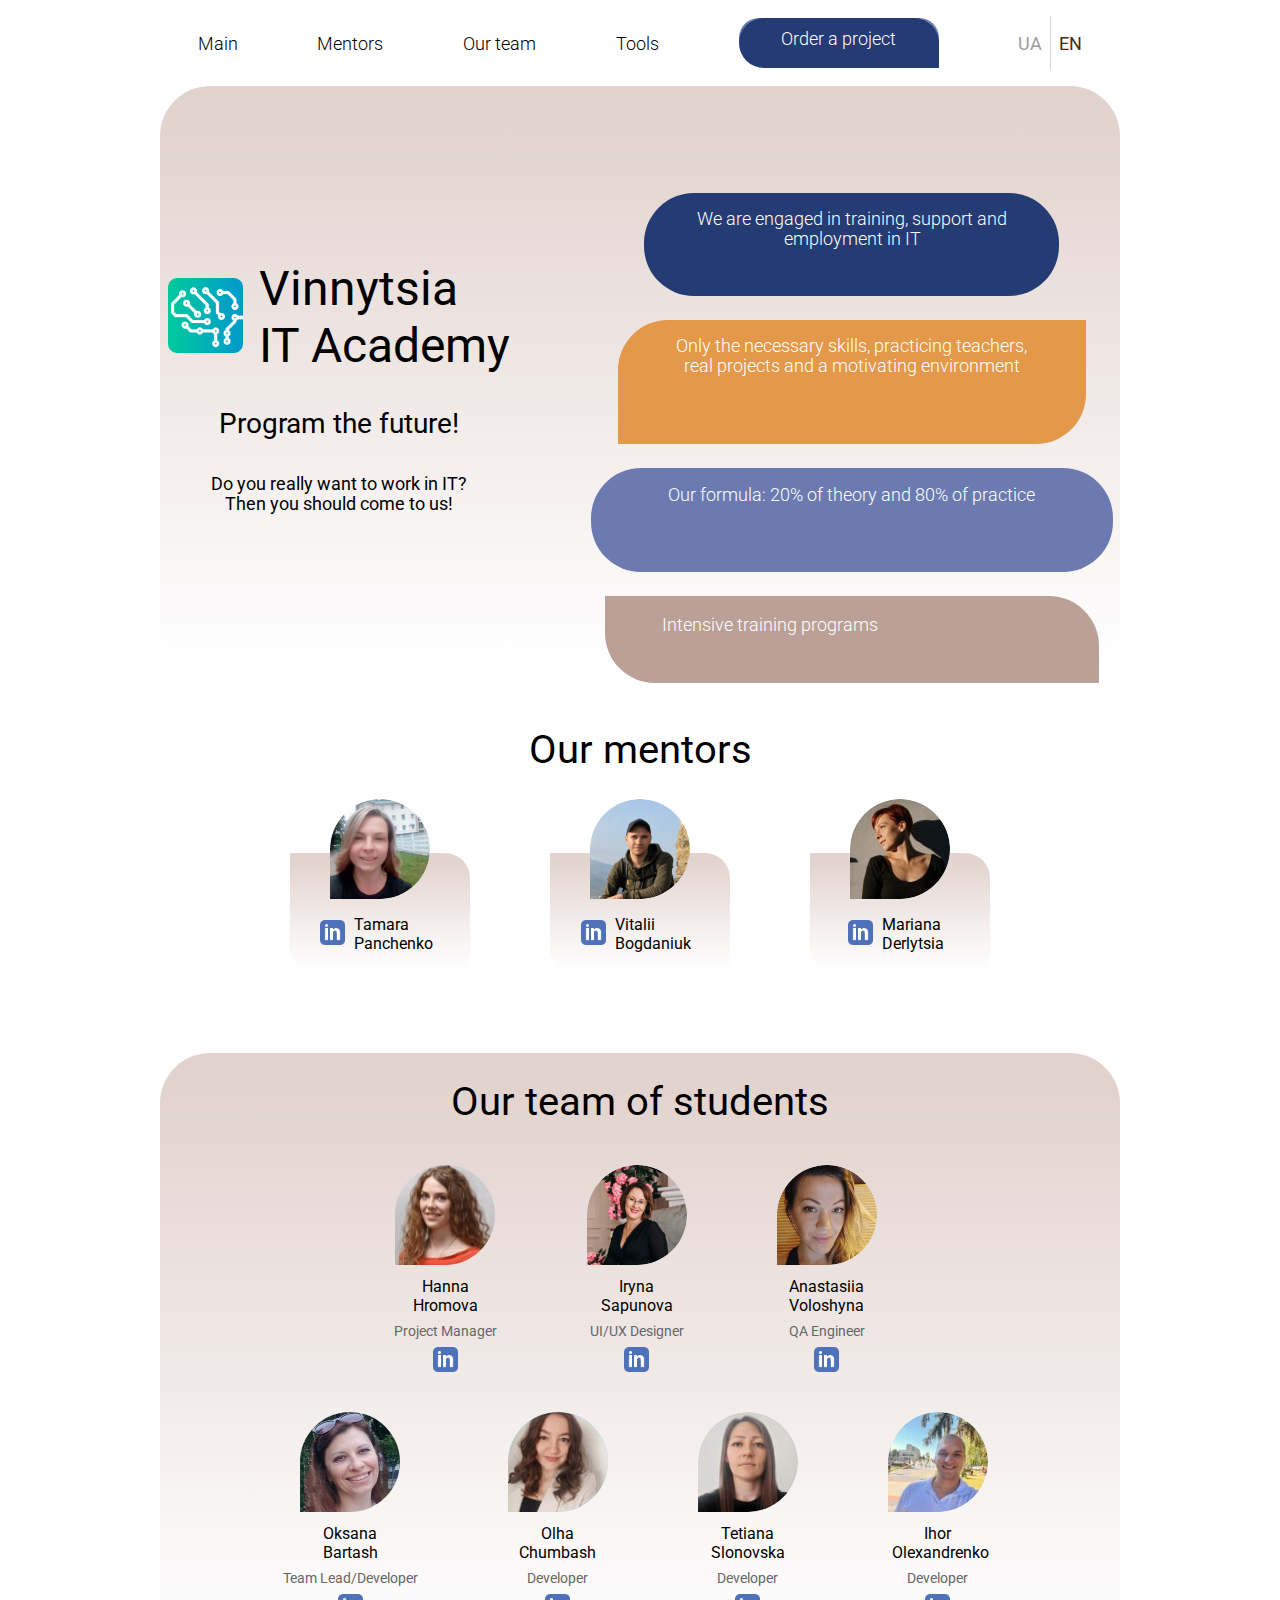
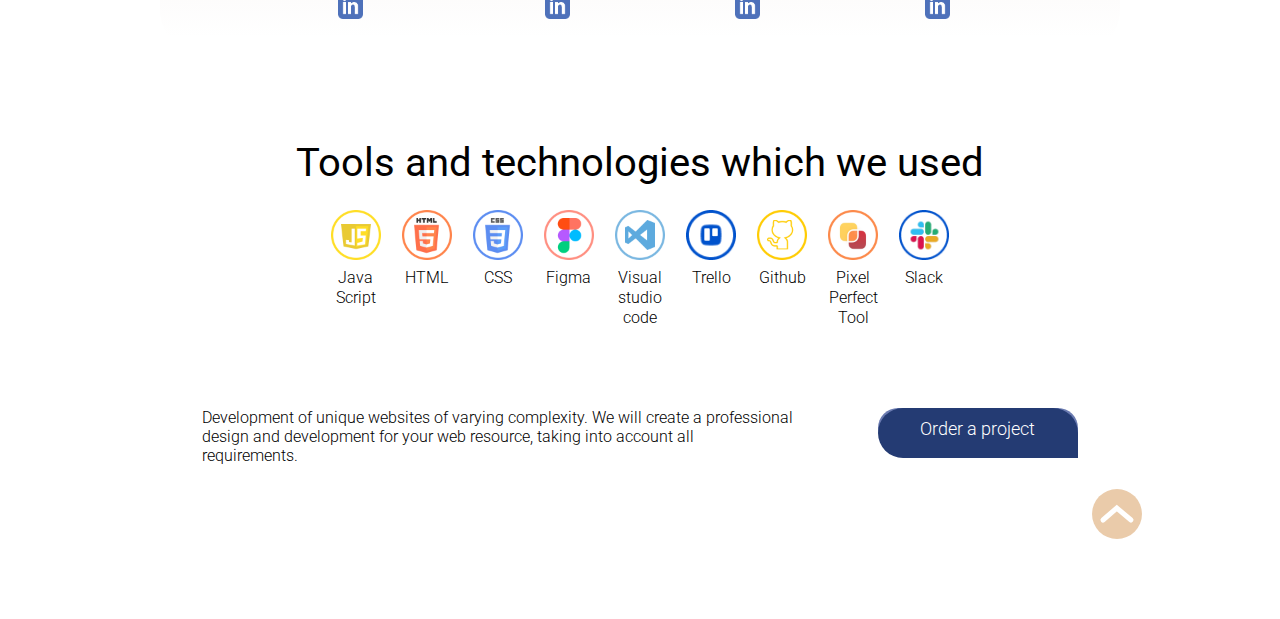
<file: developers-en.html>
<!DOCTYPE html>
<html lang="uk">

<head>
	<meta charset="UTF-8">
	<meta http-equiv="X-UA-Compatible" content="IE=edge">
	<meta name="viewport" content="width=device-width, initial-scale=1.0">

	<!--"Favicon"-->
	<link rel="shortcut icon" sizes="32x32" href="src/images/favicon/favicon_desktop.ico">
	<link rel="apple-touch-icon-precomposed" sizes="16x16" href="src/images/favicon/favicon_mobile.ico">

	<title>INTITA developers</title>

	<link rel="stylesheet" href="https://unpkg.com/swiper/swiper-bundle.min.css" />
	<link href="https://cdn.jsdelivr.net/npm/bootstrap@5.3.0/dist/css/bootstrap.min.css" rel="stylesheet"
		integrity="sha384-9ndCyUaIbzAi2FUVXJi0CjmCapSmO7SnpJef0486qhLnuZ2cdeRhO02iuK6FUUVM" crossorigin="anonymous">
	<link rel="stylesheet" href="src/css/developers.css">
</head>

<body>
	<div class="offcanvas offcanvas-end" style="width: 60vw;" tabindex="-1" id="offcanvasRight"
		aria-labelledby="offcanvasRightLabel">
		<div class="flex_en flex_en_two">
			<a class="link_ln" href="developers">
				<div class=" translate translate_one">UA</div>
			</a>
			<div class="br_header"></div>
			<div class="translate">EN</div>
		</div>
		<img onclick="brRemove()" class="cross" src="src/images/developers/closeBurgerMenu.png" alt="close"
			data-bs-dismiss="offcanvas" aria-label="Close">
		<ul class="burger_menu_top">
			<li class="item_burger">
				<a onclick="brRemovee()" class="link_burger ln_height_br" href="index-en">Return to the main</a>
			</li>
			<li class="item_burger">
				<a onclick="brRemovee()" class="link_burger ln_height_br" href="#mentors_text">Mentors</a>
			</li>
			<li class="item_burger">
				<a onclick="brRemovee()" class="link_burger ln_height_br" href="#container_students">Our team</a>
			</li>
			<li class="item_burger">
				<a class="link_burger ln_height_br" onclick="brRemovee()" href="#text_technologi">Tools and
					technologies</a>
			</li>
			<li class="item_burger_bt">
				<a target="_blank"
					href="https://docs.google.com/forms/d/e/1FAIpQLSfHnq7BpNh56usPNMw54poaw5nve-sEINkJo6DNdstXqQPwTw/viewform">
					<button class="btn_progect_br">Order a project</button>
				</a>
			</li>
		</ul>
	</div>
	<div class="blur_container_br">
		<div class="header_container">
			<a target="_blank"
				href="https://docs.google.com/forms/d/e/1FAIpQLSfHnq7BpNh56usPNMw54poaw5nve-sEINkJo6DNdstXqQPwTw/viewform"
				class="btn-1 btn-white btn-animation-1">Order a project</a>
			<img onclick="brAdd()" class="open_btn btn-primary img_burger" data-bs-target="#offcanvasRight"
				aria-controls="offcanvasRight" src="src/images/developers/burger.svg" />
		</div>
		<div onclick="brRemove()" class="posterior_background_br"></div>
		<div class="container_header ">
			<a class="header-link header-link--line" href="index-en" data-hover-name="HOVER.LINE">Main
			</a>
			<a class="header-link header-link--line" href="#mentors_text">Mentors</a>
			<a class="header-link header-link--line" href="#container_students">Our team</a>
			<a class="header-link header-link--line" href="#text_technologi">Tools</a>
			<a target="_blank"
				href="https://docs.google.com/forms/d/e/1FAIpQLSfHnq7BpNh56usPNMw54poaw5nve-sEINkJo6DNdstXqQPwTw/viewform"
				class="btn-1 btn-white btn-animation-1">Order a project</a>
			<div class="flex_en">
				<a class="link_language" href="developers">
					<div class="translate translate_one">UA</div>
				</a>
				<div class="br_header"></div>
				<div class=" translate">EN</div>
			</div>
		</div>
		<div class="about_container">
			<div class="container_one">
				<div class="container_intita">
					<a class="link_intita" target="_blank" href="https://www.ita.in.ua/">
						<img class="picture_intita" src="src/images/developers/ITA.png">
					</a>
					<span class="text_intita">
						<a class="link_intita" target="_blank" href="https://www.ita.in.ua/">
							Vinnytsia<br>IT Academy
						</a>
					</span>
				</div>
				<div class="text_one">
					Program the future!
				</div>
				<div class="text_two">
					Do you really want to work in IT?<br>
					Then you should come to us!
				</div>
			</div>
			<div>
				<div class="container_about_one">
					We are engaged in training, support and employment in IT
				</div>
				<div class="container_about_two">
					Only the necessary skills, practicing teachers, real projects and a motivating environment
				</div>
				<div class="container_about_three">
					Our formula: 20% of theory and 80% of practice
				</div>
				<div class="container_about_four">
					Intensive training programs
				</div>
			</div>
		</div>
		<h2 id="mentors_text" class="mentors_text">Our mentors</h2>
		<div class="swiper mySwiper">
			<div class="swiper-wrapper">
				<a href="https://www.linkedin.com/in/marianaderlitsa/">
					<div class="swiper-slide">
						<div class="mentors">
							<img class="mentor_pictire" src="src/images/developers/Maryana.jpg">
							<div class="flex_mentors">
								<a target="_blank" href="https://www.linkedin.com/in/marianaderlitsa/"><img class="linkidin"
										src="src/images/developers/Linkedin.png"></a>
								Mariana <br> Derlytsia
							</div>
						</div>
					</div>
				</a>
				<a href="https://www.linkedin.com/in/vitalii-bogdaniuk-903426134/">
					<div class="swiper-slide">
						<div class="mentors">
							<img class="mentor_pictire" src="src/images/developers/Vitalii.png">
							<div class="flex_mentors">
								<a target="_blank" href="https://www.linkedin.com/in/vitalii-bogdaniuk-903426134/"><img
										class="linkidin" src="src/images/developers/Linkedin.png"></a>
								Vitalii <br> Bogdaniuk
							</div>
						</div>
					</div>
				</a>
				<a href="https://www.linkedin.com/in/tamara-panchenko-9041b8161/">
					<div class="swiper-slide">
						<div class="mentors">
							<img class="mentor_pictire" src="src/images/developers/Tamara.png">
							<div class="flex_mentors"><a target="_blank"
									href="https://www.linkedin.com/in/tamara-panchenko-9041b8161/"><img class="linkidin"
										src="src/images/developers/Linkedin.png"></a>Tamara <br> Panchenko</div>
						</div>
					</div>
				</a>
			</div>
			<div class="swiper-pagination"></div>
		</div>
		<div class="mentors_laptop">

			<a target="_blank" class="link_Linkedin" href="https://www.linkedin.com/in/tamara-panchenko-9041b8161/">
				<div class="mentors width_container">
					<img class="mentor_pictire" src="src/images/developers/Tamara.png">
					<div class="flex_mentors"><img class="linkidin" src="src/images/developers/Linkedin.png">
						Tamara <br> Panchenko
					</div>
				</div>
			</a>
			<a target="_blank" class="link_Linkedin" href="https://www.linkedin.com/in/vitalii-bogdaniuk-903426134/">
				<div class="mentors">
					<img class="mentor_pictire" src="src/images/developers/Vitalii.png">
					<div class="flex_mentors"> <img class="linkidin" src="src/images/developers/Linkedin.png">
						Vitalii <br> Bogdaniuk
					</div>
				</div>
			</a>
			<a target="_blank" class="link_Linkedin" href="https://www.linkedin.com/in/marianaderlitsa/">
				<div class="mentors">
					<img class="mentor_pictire" src="src/images/developers/Maryana.jpg">
					<div class="flex_mentors"> <img class="linkidin" src="src/images/developers/Linkedin.png">
						Mariana <br> Derlytsia
					</div>
				</div>
			</a>
		</div>
	</div>
	<div id="container_students" class="container_students">
		<h2 class="text_team">Our team of students</h2>
		<div class="container_students_laptop">
			<a class="link_Linkedin" target="_blank" href="https://www.linkedin.com/in/hanna-hromava-877bb5a7">
				<div class="container_student">
					<img class="picture_team" src="src/images/developers/Hanna_Gromova.jpg"">
					<div class=" container_student_text">
					<div class="name_student">Hanna Hromova</div>
					<span class="about_students_light">Project Manager</span>
					<img class="picture_linkedin" src="src/images/developers/Linkedin.png">
				</div>
		</div>
		</a>
		<a class="link_Linkedin" target="_blank" href="https://www.linkedin.com/in/iruna-sapunova-3976b823b/">
			<div class="container_student">
				<img class="picture_team" src="src/images/developers/IrynaSapunova.png">
				<div class="container_student_text">
					<div class="name_student">Iryna Sapunova</div>
					<span class="about_students_light">UI/UX Designer</span>
					<img class="picture_linkedin" src="src/images/developers/Linkedin.png">
				</div>
			</div>
		</a>
		<a class="link_Linkedin" target="_blank" href="https://www.linkedin.com/in/anastasiia-voloshyna-049151274/">
			<div class="container_student">
				<img class="picture_team" src="src/images/developers/AnastasiiaVoloshyna.png">
				<div class="container_student_text">
					<div class="name_student">Anastasiia Voloshyna</div>
					<span class="about_students_light">QA Engineer</span>
					<img class="picture_linkedin" src="src/images/developers/Linkedin.png">
				</div>
			</div>
		</a>
	</div>
	<div class="container_students_laptop">
		<a class="link_Linkedin" target="_blank" href="https://www.linkedin.com/in/oksana-bartash-5ab562292/">
			<div class="container_student">
				<img class="picture_team" src="src/images/developers/BartashOksana.jpg">
				<div class="container_student_text">
					<div class="name_student">Oksana Bartash</div>
					<span class="about_students_dark">Team Lead/Developer</span>
					<img class="picture_linkedin" src="src/images/developers/Linkedin.png">
				</div>
			</div>
		</a>
		<a class="link_Linkedin" target="_blank" href=" https://www.linkedin.com/in/olha-chumbash-597568269/">
			<div class="container_student">
				<img class="picture_team" src="src/images/developers/Olha_Chumbash.jpg">
				<div class="container_student_text">
					<div class="name_student">Olha Chumbash </div>
					<span class="about_students_dark">Developer</span>
					<img class="picture_linkedin" src="src/images/developers/Linkedin.png">
				</div>
			</div>
		</a>
		<a class="link_Linkedin" target="_blank" href="https://www.linkedin.com/in/tetiana-slonovska/">
			<div class="container_student">
				<img class="picture_team" src="src/images/developers/TatianaSlonovska.jpg">
				<div class="container_student_text">
					<div class="name_student">Tetiana Slonovska</div>
					<span class="about_students_dark">Developer</span>
					<img class="picture_linkedin" src="src/images/developers/Linkedin.png">
				</div>
			</div>
		</a>
		<a class="link_Linkedin" target="_blank"
			href="https://www.linkedin.com/in/%D1%96%D0%B3%D0%BE%D1%80-%D0%BE%D0%BB%D0%B5%D0%BA%D1%81%D0%B0%D0%BD%D0%B4%D1%80%D0%B5%D0%BD%D0%BA%D0%BE-81b266269?utm_source=share&utm_campaign=share_via&utm_content=profile&utm_medium=android_app">
			<div class="container_student">
				<img class="picture_team" src="src/images/developers/Igor_Olexandrenko.jpg">
				<div class="container_student_text">
					<div class="name_student">Ihor Olexandrenko</div>
					<span class="about_students_light">Developer</span>
					<img class="picture_linkedin" src="src/images/developers/Linkedin.png">
				</div>
			</div>
		</a>
	</div>
	</div>
	<div id="text_technologi" class="text_technologi">
		<h2>Tools and technologies which we used</h2>
	</div>
	<div class="container_Technologies">
		<div class="container_Technologi">
			<img class="picture_technologies" src="src/images/developers/js.png">
			<div class="text_technologies">
				Java Script
			</div>
		</div>
		<div class="container_Technologi">
			<img class="picture_technologies" src="src/images/developers/html.png">
			<div class="text_technologies">
				HTML
			</div>
		</div>
		<div class="container_Technologi">
			<img class="picture_technologies" src="src/images/developers/css.png">
			<div class="text_technologies">
				CSS
			</div>
		</div>
		<div class="container_Technologi">
			<img class="picture_technologies" src="src/images/developers/figma.png">
			<div class="text_technologies">
				Figma
			</div>
		</div>
		<div class="container_Technologi ">
			<img class="picture_technologies" src="src/images/developers/VisualStudio.png">
			<div class="text_technologies">
				Visual<br>
				studio <br>
				code
			</div>
		</div>
		<div class="container_Technologi">
			<img class="picture_technologies" src="src/images/developers/Trello.png">
			<div class="text_technologies">
				Trello
			</div>
		</div>
		<div class="container_Technologi">
			<img class="picture_technologies" src="src/images/developers/github.png">
			<div class="text_technologies">
				Github
			</div>
		</div>
		<div class="container_Technologi ">
			<img class="picture_technologies" src="src/images/developers/PixelPerfect.png">
			<div class="text_technologies ">
				Pixel <br>
				Perfect<br>
				Tool
			</div>
		</div>
		<div class="container_Technologi">
			<img class="picture_technologies" src="src/images/developers/Slack.png">
			<div class="text_technologies ">
				Slack
			</div>
		</div>
	</div>
	<footer>
		<div class="foter_mobile">
			<div class="progect">
				<p>
					Development of unique websites of varying complexity. We will create a professional design and
					development for your web resource, taking into account all requirements.
				</p>

			</div>
			<a target="_blank"
				href="https://docs.google.com/forms/d/e/1FAIpQLSfHnq7BpNh56usPNMw54poaw5nve-sEINkJo6DNdstXqQPwTw/viewform"
				class="btn-1 btn-white btn-animation-1 btn_progect_footer">Order a project</a>
		</div>
		<div class="dix_button arrow">
			<img onclick="topFunction()" id="topBtn" width="46" height="61" viewBox="0 0 46 61" fill="none"
				src="src/images/developers/scroll-arrow.svg" />
		</div>
	</footer>

	<script src="https://cdn.jsdelivr.net/npm/swiper@9/swiper-bundle.min.js"></script>
	<script src="https://cdn.jsdelivr.net/npm/bootstrap@5.2.3/dist/js/bootstrap.bundle.min.js"
		integrity="sha384-kenU1KFdBIe4zVF0s0G1M5b4hcpxyD9F7jL+jjXkk+Q2h455rYXK/7HAuoJl+0I4"
		crossorigin="anonymous"></script>
	<script src="https://code.jquery.com/jquery-3.6.0.min.js"></script>
	<script src="src/js/developers.js">
	</script>
</body>

</html>
</file>
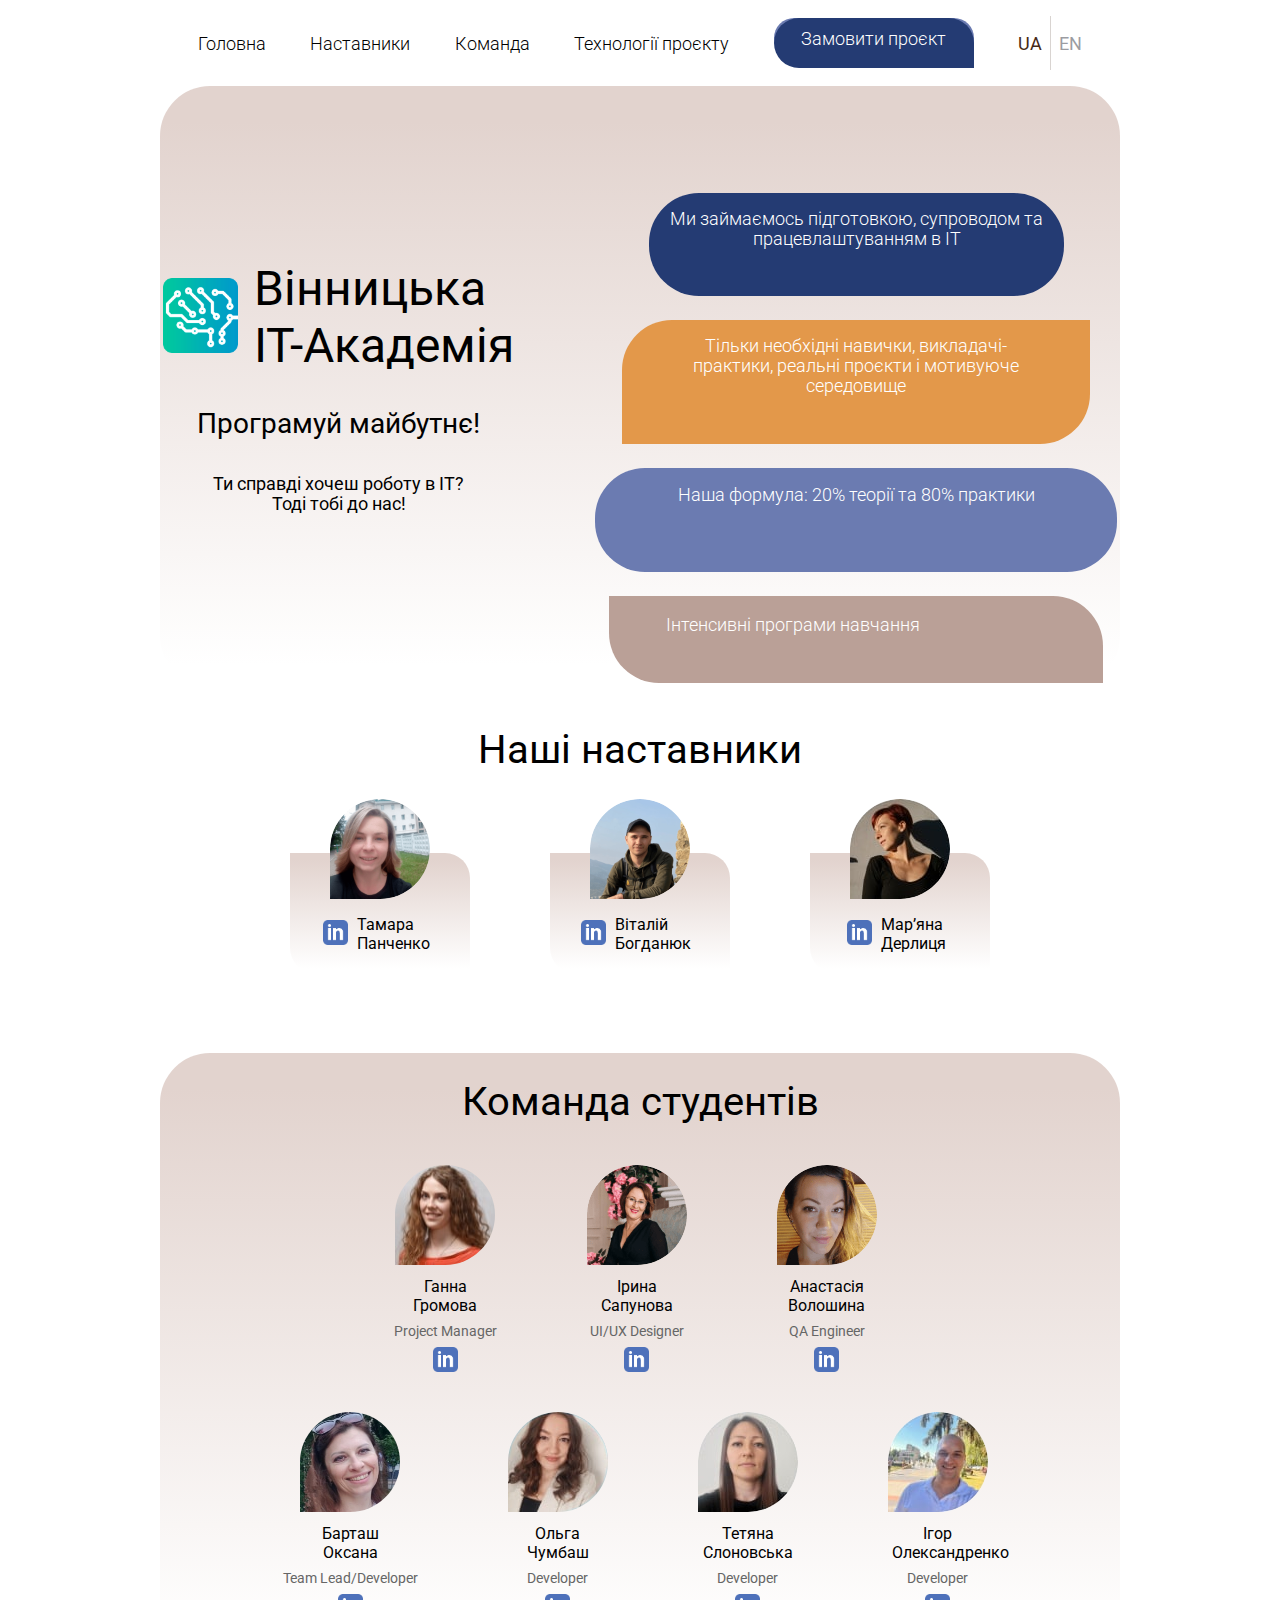
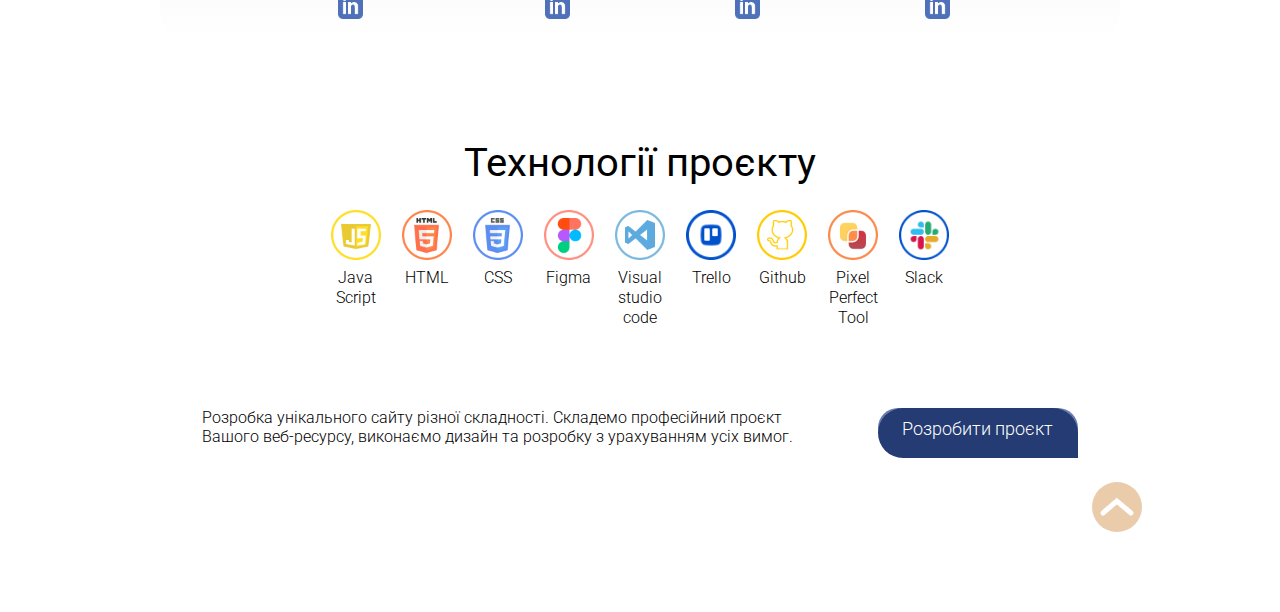
<file: developers.html>
<!DOCTYPE html>
<html lang="uk">

<head>
   <meta charset="UTF-8">
   <meta http-equiv="X-UA-Compatible" content="IE=edge">
   <meta name="viewport" content="width=device-width, initial-scale=1.0">

   <!--"Favicon"-->
   <link rel="shortcut icon" sizes="32x32" href="src/images/favicon/favicon_desktop.ico">
   <link rel="apple-touch-icon-precomposed" sizes="16x16" href="src/images/favicon/favicon_mobile.ico">

   <title>INTITA developers</title>

   <link rel="stylesheet" href="https://unpkg.com/swiper/swiper-bundle.min.css" />
   <link href="https://cdn.jsdelivr.net/npm/bootstrap@5.3.0/dist/css/bootstrap.min.css" rel="stylesheet"
      integrity="sha384-9ndCyUaIbzAi2FUVXJi0CjmCapSmO7SnpJef0486qhLnuZ2cdeRhO02iuK6FUUVM" crossorigin="anonymous">
   <link rel="stylesheet" href="src/css/developers.css">
</head>

<body>
   <div class="offcanvas offcanvas-end" style="width: 60vw;" tabindex="-1" id="offcanvasRight"
      aria-labelledby="offcanvasRightLabel">
      <div class="flex_en flex_en_two">
         <div class="translate">UA</div>
         <div class="br_header"></div>
         <a class="link_ln" href="developers-en">
            <div class=" translate translate_one">EN</div>
         </a>
      </div>
      <img onclick="brRemove()" class="cross" src="src/images/developers/closeBurgerMenu.png" alt="close"
         data-bs-dismiss="offcanvas" aria-label="Close">
      <ul class="burger_menu_top">
         <li class="item_burger">
            <a onclick="brRemovee()" class="link_burger ln_height_br" href="index">Головна</a>
         </li>
         <li class="item_burger">
            <a onclick="brRemovee()" class="link_burger ln_height_br" href="#mentors_text">Наставники</a>
         </li>
         <li class="item_burger">
            <a onclick="brRemovee()" class="link_burger ln_height_br" href="#container_students">Команда</a>
         </li>
         <li class="item_burger">
            <a class="link_burger ln_height_br" onclick="brRemovee()" href="#text_technologi">Технології проєкту</a>
         </li>
         <li class="item_burger_bt">
            <a target="_blank"
               href="https://docs.google.com/forms/d/e/1FAIpQLSfHnq7BpNh56usPNMw54poaw5nve-sEINkJo6DNdstXqQPwTw/viewform">
               <button class="btn_progect_br">Замовити проєкт</button>
            </a>
         </li>
      </ul>
   </div>
   <div class="blur_container_br">
      <div class="header_container">
         <a target="_blank"
            href="https://docs.google.com/forms/d/e/1FAIpQLSfHnq7BpNh56usPNMw54poaw5nve-sEINkJo6DNdstXqQPwTw/viewform"
            class="btn-1 btn-white btn-animation-1">Розробити проєкт</a>
         <img onclick="brAdd()" class="open_btn btn-primary img_burger" data-bs-target="#offcanvasRight"
            aria-controls="offcanvasRight" src="src/images/developers/burger.svg" />
      </div>
      <div onclick="brRemove()" class="posterior_background_br"></div>
      <div class="container_header ">
         <a class="header-link header-link--line" href="index" data-hover-name="HOVER.LINE">Головна
         </a>
         <a class="header-link header-link--line" href="#mentors_text">Наставники</a>
         <a class="header-link header-link--line" href="#container_students">Команда</a>
         <a class="header-link header-link--line" href="#text_technologi">Технології проєкту</a>
         <a target="_blank"
            href="https://docs.google.com/forms/d/e/1FAIpQLSfHnq7BpNh56usPNMw54poaw5nve-sEINkJo6DNdstXqQPwTw/viewform"
            class="btn-1 btn-white btn-animation-1">Замовити проєкт</a>
         <div class="flex_en">
            <div class="translate">UA</div>
            <div class="br_header"></div>
            <a class="link_language" href="developers-en">
               <div class=" translate  translate_one">EN</div>
            </a>
         </div>
      </div>
      <div class="about_container">
         <div class="container_one">
            <div class="container_intita">
               <a class="link_intita" target="_blank" href="https://www.ita.in.ua/">
                  <img class="picture_intita" src="src/images/developers/ITA.png">
               </a>
               <span class="text_intita">
                  <a class="link_intita" target="_blank" href="https://www.ita.in.ua/">
                     Вінницька<br>
                     ІТ-Академія
                  </a>
               </span>
            </div>
            <div class="text_one">
               Програмуй майбутнє!
            </div>
            <div class="text_two">
               Ти справді хочеш роботу в ІТ?<br>
               Тоді тобі до нас!
            </div>
         </div>
         <div>
            <div class="container_about_one">
               Ми займаємось підготовкою, супроводом та працевлаштуванням в ІТ
            </div>
            <div class="container_about_two">
               Тільки необхідні навички, викладачі-практики, реальні проєкти і мотивуюче середовище
            </div>
            <div class="container_about_three">
               Наша формула: 20% теорії та
               80% практики
            </div>
            <div class="container_about_four">
               Інтенсивні програми навчання
            </div>
         </div>
      </div>
      <h2 id="mentors_text" class="mentors_text">Наші наставники</h2>
      <div class="swiper mySwiper">
         <div class="swiper-wrapper">
            <a href="https://www.linkedin.com/in/marianaderlitsa/">
               <div class="swiper-slide">
                  <div class="mentors">
                     <img class="mentor_pictire" src="src/images/developers/Maryana.jpg">
                     <div class="flex_mentors">
                        <a target="_blank" href="https://www.linkedin.com/in/marianaderlitsa/"><img class="linkidin"
                              src="src/images/developers/Linkedin.png"></a>
                        Мар’яна<br>Дерлиця
                     </div>
                  </div>
               </div>
            </a>
            <a href="https://www.linkedin.com/in/vitalii-bogdaniuk-903426134/">
               <div class="swiper-slide">
                  <div class="mentors">
                     <img class="mentor_pictire" src="src/images/developers/Vitalii.png">
                     <div class="flex_mentors">
                        <a target="_blank" href="https://www.linkedin.com/in/vitalii-bogdaniuk-903426134/"><img
                              class="linkidin" src="src/images/developers/Linkedin.png"></a>
                        Віталій<br>Богданюк
                     </div>
                  </div>
               </div>
            </a>
            <a href="https://www.linkedin.com/in/tamara-panchenko-9041b8161/">
               <div class="swiper-slide">
                  <div class="mentors">
                     <img class="mentor_pictire" src="src/images/developers/Tamara.png">
                     <div class="flex_mentors"><a target="_blank"
                           href="https://www.linkedin.com/in/tamara-panchenko-9041b8161/"><img class="linkidin"
                              src="src/images/developers/Linkedin.png"></a>Тамара<br>Панченко</div>
                  </div>
               </div>
            </a>
         </div>
         <div class="swiper-pagination"></div>
      </div>
      <div class="mentors_laptop">

         <a target="_blank" class="link_Linkedin" href="https://www.linkedin.com/in/tamara-panchenko-9041b8161/">
            <div class="mentors width_container">
               <img class="mentor_pictire" src="src/images/developers/Tamara.png">
               <div class="flex_mentors"><img class="linkidin" src="src/images/developers/Linkedin.png">
                  Тамара<br>Панченко
               </div>
            </div>
         </a>
         <a target="_blank" class="link_Linkedin" href="https://www.linkedin.com/in/vitalii-bogdaniuk-903426134/">
            <div class="mentors">
               <img class="mentor_pictire" src="src/images/developers/Vitalii.png">
               <div class="flex_mentors"> <img class="linkidin" src="src/images/developers/Linkedin.png">
                  Віталій<br>Богданюк
               </div>
            </div>
         </a>
         <a target="_blank" class="link_Linkedin" href="https://www.linkedin.com/in/marianaderlitsa/">
            <div class="mentors">
               <img class="mentor_pictire" src="src/images/developers/Maryana.jpg">
               <div class="flex_mentors"> <img class="linkidin" src="src/images/developers/Linkedin.png">
                  Мар’яна<br>Дерлиця
               </div>
            </div>
         </a>
      </div>
   </div>
   <div id="container_students" class="container_students">
      <h2 class="text_team">Команда студентів</h2>
      <div class="container_students_laptop">
         <a class="link_Linkedin" target="_blank" href="https://www.linkedin.com/in/hanna-hromava-877bb5a7">
            <div class="container_student">
               <img class="picture_team" src="src/images/developers/Hanna_Gromova.jpg">
               <div class="container_student_text">
                  <div class="name_student"> Ганна Громова</div>
                  <span class="about_students_light">Project Manager</span>
                  <img class="picture_linkedin" src="src/images/developers/Linkedin.png">
               </div>
            </div>
         </a>
         <a class="link_Linkedin" target="_blank" href="https://www.linkedin.com/in/iruna-sapunova-3976b823b/">
            <div class="container_student">
               <img class="picture_team" src="src/images/developers/IrynaSapunova.png">
               <div class="container_student_text">
                  <div class="name_student">Ірина Сапунова</div>
                  <span class="about_students_light">UI/UX Designer</span>
                  <img class="picture_linkedin" src="src/images/developers/Linkedin.png">
               </div>
            </div>
         </a>
         <a class="link_Linkedin" target="_blank" href="https://www.linkedin.com/in/anastasiia-voloshyna-049151274/">
            <div class="container_student">
               <img class="picture_team" src="src/images/developers/AnastasiiaVoloshyna.png">
               <div class="container_student_text">
                  <div class="name_student">Анастасія Волошина</div>
                  <span class="about_students_light">QA Engineer</span>
                  <img class="picture_linkedin" src="src/images/developers/Linkedin.png">
               </div>
            </div>
         </a>
      </div>
      <div class="container_students_laptop">
         <a class="link_Linkedin" target="_blank" href="https://www.linkedin.com/in/oksana-bartash-5ab562292/">
            <div class="container_student">
               <img class="picture_team" src="src/images/developers/BartashOksana.jpg">
               <div class="container_student_text">
                  <div class="name_student">Барташ Оксана</div>
                  <span class="about_students_dark">Team Lead/Developer</span>
                  <img class="picture_linkedin" src="src/images/developers/Linkedin.png">
               </div>
            </div>
         </a>
         <a class="link_Linkedin" target="_blank" href=" https://www.linkedin.com/in/olha-chumbash-597568269/">
            <div class="container_student">
               <img class="picture_team" src="src/images/developers/Olha_Chumbash.jpg">
               <div class="container_student_text">
                  <div class="name_student">Ольга Чумбаш </div>
                  <span class="about_students_dark">Developer</span>
                  <img class="picture_linkedin" src="src/images/developers/Linkedin.png">
               </div>
            </div>
         </a>
         <a class="link_Linkedin" target="_blank" href="https://www.linkedin.com/in/tetiana-slonovska/">
            <div class="container_student">
               <img class="picture_team" src="src/images/developers/TatianaSlonovska.jpg">
               <div class="container_student_text">
                  <div class="name_student">Тетяна Слоновська</div>
                  <span class="about_students_dark">Developer</span>
                  <img class="picture_linkedin" src="src/images/developers/Linkedin.png">
               </div>
            </div>
         </a>
         <a class="link_Linkedin" target="_blank"
            href="https://www.linkedin.com/in/%D1%96%D0%B3%D0%BE%D1%80-%D0%BE%D0%BB%D0%B5%D0%BA%D1%81%D0%B0%D0%BD%D0%B4%D1%80%D0%B5%D0%BD%D0%BA%D0%BE-81b266269?utm_source=share&utm_campaign=share_via&utm_content=profile&utm_medium=android_app">
            <div class="container_student">
               <img class="picture_team" src="src/images/developers/Igor_Olexandrenko.jpg">
               <div class="container_student_text">
                  <div class="name_student">Ігор Олександренко </div>
                  <span class="about_students_light">Developer</span>
                  <img class="picture_linkedin" src="src/images/developers/Linkedin.png">
               </div>
            </div>
         </a>
      </div>
   </div>
   <div id="text_technologi" class="text_technologi">
      <h2>Технології проєкту</h2>
   </div>
   <div class="container_Technologies">
      <div class="container_Technologi">
         <img class="picture_technologies" src="src/images/developers/js.png">
         <div class="text_technologies">
            Java Script
         </div>
      </div>
      <div class="container_Technologi">
         <img class="picture_technologies" src="src/images/developers/html.png">
         <div class="text_technologies">
            HTML
         </div>
      </div>
      <div class="container_Technologi">
         <img class="picture_technologies" src="src/images/developers/css.png">
         <div class="text_technologies">
            CSS
         </div>
      </div>
      <div class="container_Technologi">
         <img class="picture_technologies" src="src/images/developers/figma.png">
         <div class="text_technologies">
            Figma
         </div>
      </div>
      <div class="container_Technologi ">
         <img class="picture_technologies" src="src/images/developers/VisualStudio.png">
         <div class="text_technologies">
            Visual<br>
            studio <br>
            code
         </div>
      </div>
      <div class="container_Technologi">
         <img class="picture_technologies" src="src/images/developers/Trello.png">
         <div class="text_technologies">
            Trello
         </div>
      </div>
      <div class="container_Technologi">
         <img class="picture_technologies" src="src/images/developers/github.png">
         <div class="text_technologies">
            Github
         </div>
      </div>
      <div class="container_Technologi ">
         <img class="picture_technologies" src="src/images/developers/PixelPerfect.png">
         <div class="text_technologies ">
            Pixel <br>
            Perfect<br>
            Tool
         </div>
      </div>
      <div class="container_Technologi">
         <img class="picture_technologies" src="src/images/developers/Slack.png">
         <div class="text_technologies ">
            Slack
         </div>
      </div>
   </div>
   <footer>
      <div class="foter_mobile">
         <div class="progect">
            <p>
               Розробка унікального сайту різної складності. Складемо професійний проєкт Вашого веб-ресурсу,
               виконаємо
               дизайн та розробку з урахуванням усіх вимог.
            </p>

         </div>
         <a target="_blank"
            href="https://docs.google.com/forms/d/e/1FAIpQLSfHnq7BpNh56usPNMw54poaw5nve-sEINkJo6DNdstXqQPwTw/viewform"
            class="btn-1 btn-white btn-animation-1 btn_progect_footer">Розробити проєкт</a>
      </div>
      <div class="dix_button arrow">
         <img onclick="topFunction()" id="topBtn" width="46" height="61" viewBox="0 0 46 61" fill="none"
            src="src/images/developers/scroll-arrow.svg" />
      </div>
   </footer>

   <script src="https://cdn.jsdelivr.net/npm/swiper@9/swiper-bundle.min.js"></script>
   <script src="https://cdn.jsdelivr.net/npm/bootstrap@5.2.3/dist/js/bootstrap.bundle.min.js"
      integrity="sha384-kenU1KFdBIe4zVF0s0G1M5b4hcpxyD9F7jL+jjXkk+Q2h455rYXK/7HAuoJl+0I4"
      crossorigin="anonymous"></script>
   <script src="https://code.jquery.com/jquery-3.6.0.min.js"></script>
   <script src="src/js/developers.js">
   </script>
</body>

</html>
</file>
<file: src/css/developers.css>
@import url("https://fonts.googleapis.com/css2?family=Roboto:wght@300;400;500;700&display=swap");

:root {
   --color-black: #0b0b0b;
   --color-offcanvas: #aeaeae;
   --color-about-red: #fe15104d;
   --color-about-yellow: #5497a7;
   --color-about-purple: #b9b9eb;
   --background: linear-gradient(180deg, rgba(226, 211, 206, 1) 5.88%, rgba(6, 124, 161, 0.00) 96.45%);
   --backgtound-burger-menu: #cac7c7;
   --student-about-color-light: #fff;
   --student-about-color-dark: #333;
   --background-blocks: #fff;
   --background-mentors: #51aeffa9;
   --background-buttons: #243B73;
   --text-light-color: #fff;
   --text-dark-color: #2f497a;
}

* {
   padding: 0;
   margin: 0;
   font-family: "Roboto";
   font-weight: 300;
   line-height: normal;
}

h2 {
   text-align: center;
   font-family: "Roboto";
   font-size: 40px;
   font-style: normal;
   line-height: normal;
   font-weight: 400;
}

body {
   font-family: Roboto;
}

a {
   text-decoration: none;
}

.center_containerd {
   text-align: center;
}

.link_Linkedin {
   text-decoration: none;
   cursor: pointer;
   color: black;
   transition: transform 0.5s;
}

.link_Linkedin:hover {
   transform: scale(1.1);
}

.link_language:hover {
   color: black;
}

.link_language {
   text-decoration: none;
   color: black;
}

.link_burger:hover {
   color: black;
}

.link_burger_button:hover {
   color: black;
}

/*---------------------------*/
.header-link {
   color: #000000;
   text-decoration: none;
   position: relative;
   display: inline-block;
   font-size: 18px;
   height: 100%;
}

.header-link:after {
   content: "";
   display: block;
   position: absolute;
}

.header-link:before {
   content: "";
   display: block;
   position: absolute;
}

.header-link--line:after {
   transform-origin: right;
   transform: scaleX(0);
   bottom: 0;
   height: 2px;
   width: 100%;
   background-color: #5497a7;
   transition: transform 0.6s cubic-bezier(0.55, 0, 0.1, 1);
}

.header-link--line:hover:after {
   transform: scaleX(1);
   transform-origin: left;
   transition: transform 0.6s cubic-bezier(0.55, 0, 0.1, 1);
}

/* -----------------------*/
.mentors_laptop {
   display: flex;
   justify-content: space-between;
   max-width: 700px;
   margin: 0 auto;
   margin-top: 80px;
   margin-bottom: 80px;
}

.linkidin {
   width: 25px;
   height: 25px;
   margin-right: 9px;
   margin-bottom: 3px;
}

.mentor_pictire {
   border-radius: 100px 100px 100px 0px;
   width: 100px;
   position: relative;
   z-index: 11;
   bottom: 45px;
}

.mentors {
   background: var(--background);
   width: 180px;
   height: 120px;
   display: flex;
   justify-content: center;
   border-radius: 0px 25px;
   flex-direction: column;
   align-items: center;
}

.mySwiper {
   display: none;
}

.flex_mentors {
   display: flex;
   position: relative;
   bottom: 29px;
   font-size: 16px;
   align-items: center;
   line-height: 19px;
   font-weight: 300;
   margin-right: 8px;
   z-index: 23;
   font-weight: 400;
}

.header_container {
   display: none;
}

.translate_one {
   opacity: 0.5;
}

.translate {
   background: none;
   border: none;
   font-size: 18px;
   font-weight: 400;
   color: #462A16;
}

.translate_one {
   color: #3A3B46;
}

.translate_one:hover,
.translate_one:active {
   color: #243B73;
   font-weight: 500;
}

.link_intita:hover {
   color: #2f497a;
}

.link_intita {
   text-decoration: none;
   color: #000000;
   font-weight: 400;
   cursor: pointer;
}

.offcanvas.offcanvas-end {
   display: none;
}

.flex_en {
   display: flex;
   align-items: center;
}


.link_footer {
   text-decoration: none;
}

.br_header {
   border-right: 0.759546px solid #807268;
   height: 54px;
   margin-left: 8px;
   margin-right: 8px;
   opacity: 0.3;
}

.link_inst {
   width: 50px;
   height: 50px;
}

.blur_br {
   filter: blur(1.5px);
}

.container_header {
   display: flex;
   align-items: center;
   width: 1024px;
   margin: 0 auto;
   padding-top: 32px;
   justify-content: space-between;
}

.img_header {
   width: 75px;
   height: 75px;
}

.flag_right_header {
   display: flex;
   align-items: center;
   margin-left: 32px;
}

.pd_right {
   padding-right: 20px;
}

.img_header_one {
   width: 50px;
   height: 50px;
}

.container_one {
   margin-right: 81px;
}

.about_container {
   display: flex;
   width: 960px;
   height: 600px;
   background: var(--background);
   border-radius: 50px;
   margin: 0 auto;
   justify-content: center;
   margin-bottom: 40px;
}

.picture_intita {
   width: 75px;
   height: 75px;
   cursor: pointer;
}

.container_intita {
   display: flex;
   justify-content: center;
   align-items: center;
   padding-top: 174px;
}

.text_intita {
   font-size: 48px;
   font-weight: 400;
   line-height: 56px;
   letter-spacing: 0em;
   margin-left: 16px;
}

.text_one {
   padding-top: 40px;
   text-align: center;
   font-size: 28px;
   font-weight: 300;
   line-height: 20px;
   letter-spacing: 0em;
   font-weight: 400;
}

.text_two {
   text-align: center;
   padding-top: 40px;
   font-size: 18px;
   line-height: 20px;
   letter-spacing: 0em;
   font-weight: 400;
}

.container_about_one {
   width: 380px;
   height: 71px;
   background-color: var(--background-buttons);
   color: #FFFFFF;
   border-radius: 50px;
   text-align: center;
   font-size: 18px;
   line-height: 20px;
   letter-spacing: 0em;
   padding: 16px 17px 16px 18px;
   margin: 0 auto;
   margin-top: 107px;
}

.container_about_two {
   width: 380px;
   height: 92px;
   background: #E3984A;
   color: #FFFFFF;
   border-radius: 50px 0px;
   text-align: center;
   font-size: 18px;
   line-height: 20px;
   letter-spacing: 0em;
   padding: 16px 44px 16px 44px;
   margin: 0 auto;
   margin-top: 24px;
}

.container_about_three {
   width: 380px;
   height: 72px;
   background: #6B7BB1;
   color: #FFFFFF;
   border-radius: 50px;
   margin: 0 auto;
   margin-top: 24px;
   text-align: center;
   font-size: 18px;
   padding: 16px 71px 16px 71px;
}

.container_about_four {
   width: 380px;
   height: 55px;
   background-color: #BAA097;
   color: #FFFFFF;
   padding: 16px 57px 16px 57px;
   font-size: 18px;
   line-height: 25px;
   margin: 0 auto;
   margin-top: 24px;
   border-radius: 0 50px;
}

.container_Technologi {
   display: flex;
   align-items: center;
   flex-direction: column;
}

.picture_technologies {
   width: 50px;
   height: 50px;
}

.text_technologies {
   font-size: 16px;
   padding-top: 8px;
   text-align: center;
   line-height: 20px;
   width: 50px;
}

.container_Technologies {
   display: flex;
   justify-content: space-around;
   margin: 0 auto;
   flex-wrap: wrap;
   max-width: 640px;
   margin-bottom: 80px;
}

.text_technologi {
   font-size: 40px;
   font-weight: 400;
   line-height: 47px;
   letter-spacing: 0em;
   padding-top: 40px;
   text-align: center;
   padding-bottom: 24px;
}

.container_mobile_footer {
   display: none;
}

.picture_website {
   width: 75px;
   height: 75px;
}

.container_laptop_footer {
   display: flex;
   align-items: center;
   justify-content: center;
   margin: 0 auto;
   padding-bottom: 16px;
}

.item {
   list-style-type: none;
   display: inline;
   padding-left: 16px;
}

.link {
   color: black;
   text-decoration: none;
   font-size: 18px;
}

.flex_container {
   display: flex;
}

.list {
   padding: 0;
   margin: 0;
   font-size: 18px;
   display: flex;
   justify-content: center;
}

.link_footer_one {
   margin-right: 24px;
   margin-left: 29px;
}

.link:hover {
   color: black;
}

.picture_fachebook {
   width: 50px;
   height: 50px;
}

.picture_instagram {
   width: 50px;
   height: 50px;
}

.container_students {
   background: var(--background);
   margin: 0 auto;
   margin-bottom: 40px;
   width: 960px;
   margin-top: 40px;
   border-radius: 50px;
   padding-bottom: 40px;
}

.container_students h2 {
   padding-top: 25px;
}

.picture_team {
   border-radius: 100px 100px 100px 0px;
   width: 100px;
   height: 100px;
}

.container_student_text {
   display: flex;
   flex-direction: column;
   align-items: center;
   margin-top: 8px;
}

.name_student {
   font-size: 16px;
   line-height: 19px;
   letter-spacing: 0em;
   text-align: center;
   width: 91px;
   font-weight: 400;
}

.about_students_light {
   margin-top: 8px;
   margin-bottom: 8px;
   color: var(--student-about-color-dark);
   font-size: 14px;
   line-height: 16px;
   color: #666666;
   font-weight: 400;
   text-align: left;
}

.about_students_dark {
   margin-top: 8px;
   margin-bottom: 8px;
   color: var(--student-about-color-dark);
   font-size: 14px;
   line-height: 16px;
   color: #666666;
   font-weight: 400;
   text-align: left;
}

.picture_linkedin {
   width: 25px;
   height: 25px;
}

.container_students_laptop {
   display: flex;
   justify-content: center;
   text-align: center;
   margin: 0 auto;
   margin-top: 40px;
   margin-left: 80px;
}

.container_student {
   margin-right: 90px;
}

.container_header {
   display: flex;
   align-items: center;
   padding: 16px;
   width: 885px;
   justify-content: space-between;
}

.btn-1:link,
.btn-1:visited {
   text-decoration: none;
   position: relative;
   width: 200px;
   height: 40px;
   top: 0;
   left: 0;
   font-size: 18px;
   text-align: center;
   padding-top: 10px;
   border-radius: 40px;
   display: inline-block;
   transition: all 0.5s;
   border-radius: 25px 25px 0 25px;
   color: var(--student-about-color-light);
}

.btn-white {
   background: var(--background-buttons);
   color: #000;
}

.btn-1:hover {
   background: #6B7BB1;
   transform: translateY(-3px);
}

.btn-1-bottom-animation-1 {
   animation: comeFromBottom 1s ease-out 0.8s;
}

.btn-1::after {
   content: "";
   text-decoration: none;
   text-transform: uppercase;
   position: absolute;
   width: 100%;
   height: 40px;
   top: 0;
   left: 0;
   display: inline-block;
   z-index: -1;
   transition: all 0.5s;
   border-radius: 25px 25px 0 25px;
}

.btn-white::after {
   background: #6B7BB1;
}

.btn-animation-1:hover::after {
   transform: scaleX(1.4) scaleY(1.6);
   opacity: 0;
}

@keyframes comeFromBottom {
   0% {
      opacity: 0;
      transform: translateY(40px);
   }

   100% {
      opacity: 1;
      transform: translateY(0);
   }
}

.foter_mobile {
   width: 960px;
   display: flex;
   justify-content: space-around;
   margin: 0 auto;
   padding-bottom: 24px;
}

.progect {
   width: 591px;
}

.progect p {
   color: #000000;
}

.dix_button {
   display: flex;
   justify-content: flex-end;
   padding-right: 20px;
   padding-bottom: 80px;
   margin: 0 auto;
   width: 1024px;
}

.dix_button img {
   width: 50px;
   height: 50px;
}

.dix_button img:hover {
   width: 60px;
   height: 60px;
}

#topBtn {
   cursor: pointer;
}

@media screen and (max-width: 1023px) {
   .dix_button {
      width: auto;
   }

   .progect {
      width: 449px;
   }

   .foter_mobile {
      width: 736px;
      display: flex;
      justify-content: space-around;
      margin: 0 auto;
      padding-top: 40px;
      padding-bottom: 24px;
   }

   .mentors_text {
      font-size: 28px;
   }

   .item {
      padding-left: 8px;
   }

   .container_student {
      margin-right: 32px;
   }

   .text_team {
      font-size: 28px;
      line-height: 33px;
      letter-spacing: 0em;
      padding-top: 24px;
   }

   .container_students {
      width: 780px;
      border-radius: 40px;
   }

   .container_Technologies {
      margin-bottom: 0;
   }

   .link_footer_one {
      margin-right: 16px;
      margin-left: 18px;
   }

   .picture_fachebook {
      width: 40px;
      height: 40px;
   }

   .picture_instagram {
      width: 40px;
      height: 40px;
   }

   .container_laptop_footer {
      width: auto;
      justify-content: center;
   }

   .link {
      font-size: 14px;
   }

   .text_technologi {
      font-size: 28px;
      line-height: 33px;
      letter-spacing: 0.05em;
   }

   .retreat_three_laptop {
      margin-right: 0;
   }

   .container_one {
      margin-right: 81px;
   }

   .about_container {
      width: 736px;
      height: 455px;
      border-radius: 40px;
      margin: 0 auto;
   }

   .picture_intita {
      width: 50px;
      height: 50px;
   }

   .container_intita {
      display: flex;
      justify-content: center;
      align-items: center;
      padding-top: 116px;
   }

   .text_intita {
      font-size: 36px;
      font-weight: 400;
      line-height: 42px;
      letter-spacing: 0em;
      margin-left: 16px;
   }

   .text_one {
      padding-top: 40px;
      text-align: center;
      font-size: 24px;
      font-weight: 300;
      line-height: 20px;
      letter-spacing: 0em;
   }

   .text_two {
      text-align: center;
      padding-top: 40px;
      font-size: 16px;
      line-height: 20px;
      letter-spacing: 0em;
   }

   .container_about_one {
      width: 303px;
      height: 71px;
      border-radius: 50px;
      text-align: center;
      font-size: 14px;
      line-height: 20px;
      letter-spacing: 0em;
      padding: 16px 18px 16px 18px;
      margin: 0 auto;
      margin-top: 48px;
   }

   .container_about_two {
      width: 303px;
      height: 92px;
      border-radius: 0px 30px;
      text-align: center;
      font-size: 14px;
      line-height: 20px;
      letter-spacing: 0em;
      padding: 16px 40px 16px 40px;
      margin: 0 auto;
      margin-top: 24px;
   }

   .container_about_three {
      width: 303px;
      height: 72px;
      border-radius: 50px;
      margin: 0 auto;
      margin-top: 24px;
      font-size: 14px;
      text-align: center;
      padding: 16px 47px 16px 47px;
      line-height: 20px;
   }

   .container_about_four {
      width: 303px;
      height: 53px;
      padding: 16px 50px 16px 51px;
      font-size: 14px;
      line-height: 25px;
      margin: 0 auto;
      margin-top: 24px;
      border-radius: 0 25px;
   }

   .img_header_one {
      width: 40px;
      height: 40px;
   }


   .br_header {
      height: 30px;
   }

   .translate {
      font-size: 14px;
   }

   .container_header {
      display: flex;
      align-items: center;
      padding: 16px;
      width: 736px;
      justify-content: space-between;
   }
}

@media screen and (max-width: 767px) {
   .progect {
      padding-bottom: 16px;
      width: 388px;
      text-align: center;
      margin: 0 auto;
   }

   .btn_progect_br {
      border: none;
      color: #fff;
      background-color: var(--background-buttons);
      font-size: 16px;
      font-weight: 400;
      letter-spacing: 0em;
      width: 169px;
      height: 35px;
      box-shadow: 0px 3.0381836891174316px 3.0381836891174316px 0px #d9d9d999;
      border-radius: 25px 25px 0 25px;
      margin: 0;
   }

   .btn_progect_br:hover {
      background-color: #6B7BB1;
   }

   .foter_mobile {
      width: auto;
      display: flex;
      flex-direction: column;
      align-items: center;
      padding-bottom: 24px;
   }

   .mentors_laptop {
      justify-content: center;
   }

   .mentors_laptop {
      display: flex;
      justify-content: space-around;
      margin-top: 77px;
      width: 591px;
      margin: 0 auto;
      margin-top: 72px;
   }

   .mentors_text {
      text-align: center;
      padding-top: 40px;
      padding-bottom: 10px;
      font-size: 24px;
   }

   .linkidin {
      width: 25px;
      height: 25px;
      margin-right: 9px;
      margin-bottom: 3px;
   }

   .mentor_pictire {
      width: 100px;
      position: relative;
      height: 100px;
      z-index: 11;
      bottom: 45px;
   }

   .mentors {
      width: 180px;
      height: 120px;
      display: flex;
      justify-content: center;
      border-radius: 0px 25px;
      flex-direction: column;
      align-items: center;
   }

   .mySwiper {
      display: none;
   }

   .flex_mentors {
      display: flex;
      position: relative;
      bottom: 29px;
      font-size: 16px;
      align-items: center;
      line-height: 19px;
      font-weight: 300;
      margin-right: 8px;
      z-index: 23;
   }

   .container_students_laptop {
      display: block;
      margin: 0 auto;
      margin-left: 0;
      margin-top: 24px;
   }

   .text_team {
      text-align: center;
      font-size: 24px;
      line-height: 28px;
      letter-spacing: 0em;
      padding-top: 16px;
   }

   .about_students {
      margin-top: 8px;
      margin-bottom: 8px;
      color: #666666;
      font-size: 14px;
      line-height: 16px;
   }

   .name_student {
      font-size: 16px;
      line-height: 19px;
      letter-spacing: 0em;
      text-align: left;
      width: 91px;
   }

   .container_student_text {
      display: flex;
      flex-direction: column;
      margin-left: 20px;
      align-items: flex-start;
      margin-top: 0;
   }

   .container_student {
      display: flex;
      margin-left: 65px;
      margin-top: 24px;
   }

   .picture_linkedin {
      width: 25px;
      height: 25px;
   }

   .picture_team {
      min-width: 100px;
      width: 100px;
      height: 100px;
   }

   .container_laptop_footer {
      display: none;
   }

   .picture_fachebook {
      width: 50px;
      height: 50px;
      margin-right: 40px;
   }

   .picture_instagram {
      width: 50px;
      height: 50px;
   }

   .container_mobile_footer {
      display: flex;
      justify-content: center;
      padding-top: 40px;
      padding-bottom: 16px;
   }

   .text_technologi {
      padding: 0;
      text-align: center;
      font-size: 24px;
      font-weight: 400;
      line-height: 28px;
      letter-spacing: 0.05em;
   }

   .retreat_two {
      margin-left: 8px;
   }

   .retreat_three {
      line-height: 20px;
   }

   .text_technologies {
      font-size: 14px;
      padding-top: 8px;
   }

   .container_Technologi {
      margin-right: 20px;
      margin-top: 24px;
   }

   .container_Technologies {
      width: 385px;
   }

   .retreat_three {
      margin-top: 24px;
   }

   .retreat {
      margin-right: 17px;
   }

   .about_container {
      width: 415px;
      height: 625px;
      border-radius: 15px;
      display: block;
   }

   .container_one {
      margin: 0;
   }

   .picture_intita {
      width: 40px;
      height: 40px;
   }

   .container_intita {
      display: flex;
      justify-content: center;
      align-items: center;
      padding-top: 24px;
   }

   .text_intita {
      font-size: 24px;
      font-weight: 400;
      line-height: 28px;
      letter-spacing: 0em;
      margin-left: 8px;
   }

   .text_one {
      padding-top: 16px;
      text-align: center;
      font-size: 22px;
      font-weight: 400;
      line-height: 20px;
      letter-spacing: 0em;
   }

   .text_two {
      text-align: center;
      padding-top: 16px;
      font-size: 16px;
      line-height: 20px;
      letter-spacing: 0em;
   }

   .container_about_one {
      width: 240px;
      height: 93px;
      border-radius: 50px;
      text-align: center;
      font-size: 14px;
      line-height: 20px;
      letter-spacing: 0em;
      padding: 16px;
      margin: 0 auto;
      margin-top: 40px;
   }

   .container_about_one_en {
      padding-top: 25px;
   }

   .container_about_two {
      width: 240px;
      height: 112px;
      border-radius: 0px 30px;
      text-align: center;
      font-size: 14px;
      line-height: 20px;
      letter-spacing: 0em;
      padding: 16px;
      margin: 0 auto;
      margin-top: 16px;
      padding-top: 18px;
   }

   .cont_en {
      padding-top: 24px;
   }

   .container_about_three {
      width: 240px;
      height: 65px;
      border-radius: 50px;
      margin: 0 auto;
      margin-top: 16px;
      font-size: 14px;
      text-align: center;
      padding: 16px 24px 16px 24px;
   }

   .container_about_four {
      width: 240px;
      height: 70px;
      padding: 16px 21px 16px 21px;
      font-size: 14px;
      line-height: 20px;
      margin: 0 auto;
      margin-top: 16px;
      border-radius: 0 25px;
      text-align: center;
   }

   .blur_container_br {
      display: block;
      margin-bottom: 40px;
   }

   .container_header {
      display: none;
   }

   .header_container {
      display: flex;
      justify-content: space-between;
      width: 415px;
      margin: 0 auto;
      padding-top: 16px;
      padding-bottom: 16px;
   }

   .img_logo_header {
      width: 50px;
      height: 50px;
   }

   .img_burger {
      width: 30px;
      height: 18px;
      margin-top: 16px;
   }

   .offcanvas.offcanvas-end {
      display: block;
      position: fixed;
      right: 0;
      top: 0;
      background: #E2D3CE;
      transition: all 0.9s ease 0s;
      z-index: 1;
      font-size: 18px;
      height: 300px;
      width: 250px !important;
      line-height: 1;
      border: none;
   }

   .posterior_background {
      position: fixed;
      width: 100%;
      height: 100%;
      top: 0;
   }

   .flex_en_two {
      padding-top: 23px;
      padding-left: 40px;
   }

   .br_header {
      height: 30px;
      position: relative;
      margin-left: 8px;
      margin-right: 8px;
   }

   .cross {
      height: 23px;
      width: 23px;
      top: 26px;
      right: 20px;
      cursor: pointer;
      position: absolute;
   }

   .burger_menu_top {
      margin-top: 10px;
      padding-left: 0;
      margin-bottom: 0;
   }

   .item_burger_one {
      list-style-type: none;
      margin: 0px auto 0px 40px;
   }

   .ln_height_br {
      line-height: 18.75px;
   }

   .link_burger {
      text-decoration: none;
      color: #000000;
      font-size: 16px;
      font-weight: 300;
   }

   .link_burger:hover,
   .link_burger:active {
      color: #5497a7;
   }

   .item_burger {
      display: flex;
      justify-content: flex-start;
      width: 76%;
      margin: 16px auto 0 40px;
   }

   .item_burger_bt {
      display: flex;
      justify-content: flex-start;
      width: 76%;
      margin: 16px 0px 0 24px;
   }

   .link_burger_button {
      text-align: center;
      border-top-left-radius: 30px;
      border-bottom-left-radius: 30px;
      border-top-right-radius: 30px;
      background: #fcf7e3;
      box-sizing: border-box;
      text-decoration: none;
      color: black;
      font-weight: 500;
      display: flex;
      align-items: center;
      font-size: 14px;
      height: 36px;
      padding-left: 16px;
   }

   .ln_height_one {
      line-height: 16.41px;
   }

   .item_burger_button {
      margin: 16px 16px 0px 16px;
      list-style-type: none;
   }

   .aside_burger {
      display: flex;
      justify-content: center;
   }

   .link_br_tel {
      margin-top: 16px;
   }

   .bold {
      font-weight: 700;
   }

   .email_burger {
      margin-top: 16px;
      font-weight: 400;
   }

   .share_burger {
      font-size: 16px;
      margin-top: 24px;
      text-align: center;
   }

   .facebook_burger {
      margin-top: 8px;
   }

   .aside_burger_top {
      margin-top: 16px;
   }

   .flex_burger {
      display: flex;
      text-decoration-color: #666;
      margin-bottom: 18px;
   }

   .img_developer_burger {
      margin-right: 16px;
   }

   .ln_height_two {
      line-height: 14.06px;
   }

   .aside_text_burger {
      font-size: 12px;
      color: #666666;
      line-height: 16px;
   }

   .container_students {
      width: 415px;
      margin-bottom: 40px;
      border-radius: 15px;
   }
}

@media screen and (max-width: 600px) {
   .progect {
      padding-bottom: 16px;
      width: 340px;
      text-align: center;
      margin: 0 auto;
   }

   .mentors_laptop {
      display: none;
   }

   .mySwiper {
      display: block;
   }

   .swiper {
      width: 100%;
      padding-top: 50px;
      padding-bottom: 50px;
   }

   .swiper-slide {
      display: flex;
      justify-content: center;
      align-items: center;
      text-align: center;
      background-position: center;
      background-size: cover;
      width: 100%;
      height: 120px;
      transform: translate3d(0px, 0px, 0px) rotateX(0deg) rotateY(0deg) scale(1) !important;
      margin: 0 auto;
   }

   .swiper {
      width: 100%;
      padding-top: 63px;
      padding-bottom: 30px;
   }

   .swiper-3d .swiper-slide-shadow-left,
   .swiper-3d .swiper-slide-shadow-right {
      background: var(--background-50);
      border-radius: 0px 25px;
   }

   .swiper-android .swiper-slide {
      transform: translate3d(0px, 0, 0) !important;
      border-radius: 0px 25px;
      margin: 0 auto;
   }

   .mentors {
      width: 180px;
      height: 120px;
      display: flex;
      justify-content: center;
      border-radius: 0px 25px;
      flex-direction: column;
      align-items: center;
   }

   .mentor_pictire {
      width: 100px;
      position: relative;
      height: 100px;
      z-index: 11;
      bottom: 45px;
   }

   .flex_mentors {
      display: flex;
      position: relative;
      bottom: 29px;
      font-size: 16px;
      align-items: center;
      line-height: 19px;
      font-weight: 300;
      margin-right: 8px;
      z-index: 23;
   }

   .linkidin {
      width: 25px;
      height: 25px;
      margin-right: 9px;
      margin-bottom: 3px;
   }

   .swiper-horizontal>.swiper-pagination-bullets .swiper-pagination-bullet,
   .swiper-pagination-horizontal.swiper-pagination-bullets .swiper-pagination-bullet {
      background: rgba(253, 204, 3, 0.25);
   }

   .swiper-pagination-bullet,
   .swiper-pagination-bullet-active {
      background: #0d6efd !important;
   }

   .swiper-horizontal>.swiper-pagination-bullets,
   .swiper-pagination-bullets.swiper-pagination-horizontal,
   .swiper-pagination-custom,
   .swiper-pagination-fraction {
      bottom: var(--swiper-pagination-bottom, 8px);
      top: var(--swiper-pagination-top, auto);
      width: 100%;
   }

   .linkidin {
      width: 25px;
      height: 25px;
      margin-right: 9px;
      margin-bottom: 3px;
   }

   .mentor_pictire {
      width: 100px;
      position: relative;
      height: 100px;
      z-index: 11;
      bottom: 45px;
   }

   .mentors {
      width: 180px;
      height: 120px;
      display: flex;
      justify-content: center;
      border-radius: 0px 25px;
      flex-direction: column;
      align-items: center;
   }

   .container_student {
      margin-left: 40px;
   }

   .header_container {
      width: 340px;
   }

   .about_container {
      width: 340px;
   }

   .container_Technologies {
      width: 340px;
   }

   .container_students {
      width: 340px;
   }

   .retreat_three {
      margin: 0;
      margin-top: 24px;
   }

   .container_Technologi:last-child {
      margin-top: -20px;
   }

   .dix_button {
      padding-right: 8px;
      padding-bottom: 22px;
   }

   .text_technologi h2 {
      font-size: 24px;
   }

   .translate {
      /* color: #fff; */
   }

   .translate_one {
      color: #A9A9A9;
   }

}

@media screen and (max-width: 475px) {
   .link_burger {
      font-size: 16px;
   }
}

@media screen and (max-width: 375px) {
   .progect {
      padding-bottom: 16px;
      width: 288px;
      text-align: center;
      margin: 0 auto;
   }

   .container_Technologies {
      width: 288px;
   }

   .header_container {
      width: 288px;
   }

   .about_container {
      width: 288px;
   }

   .container_students {
      width: 288px;
   }

   .container_student {
      margin-left: 24px;
   }
}
</file>
